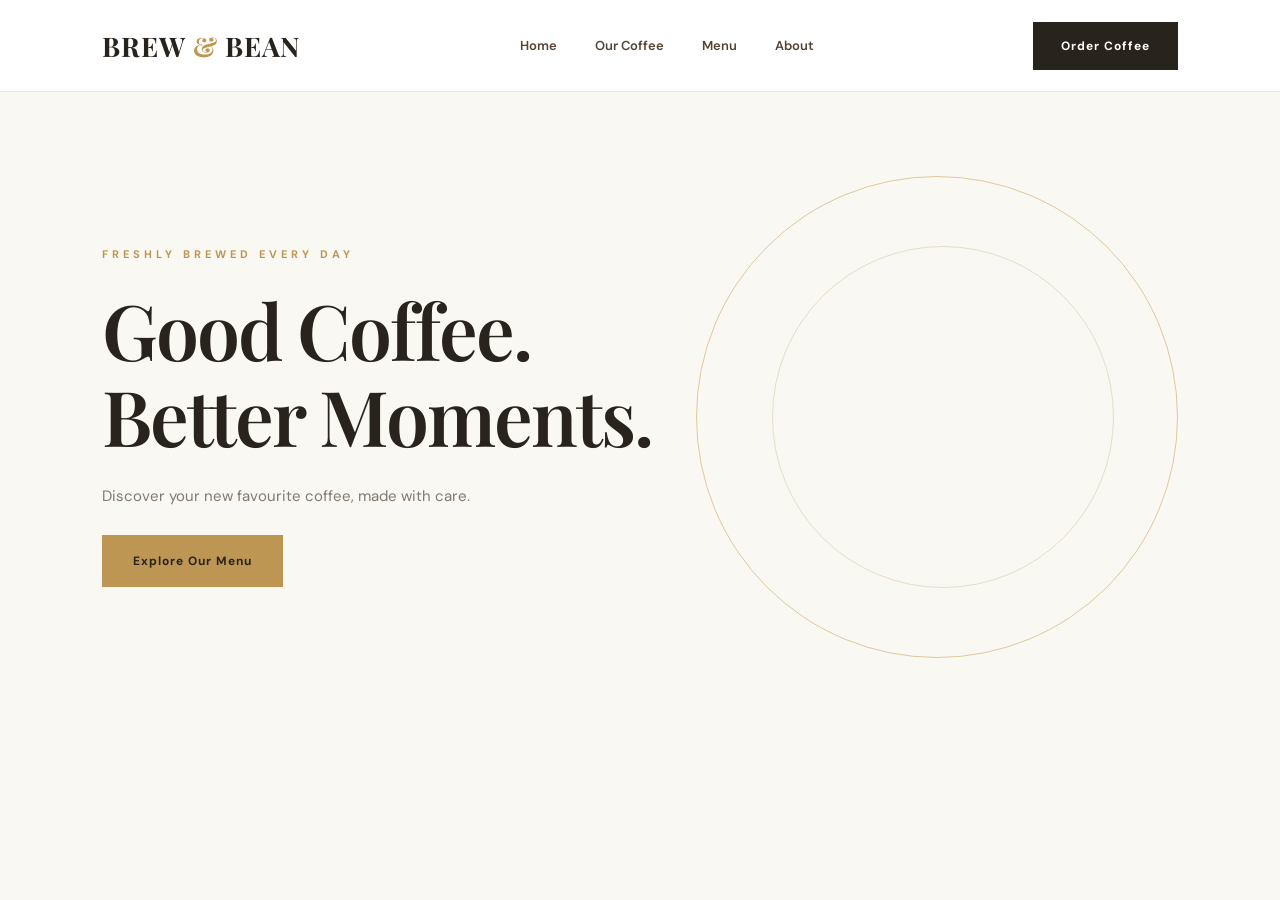
<file: Brew/index.html>
<!DOCTYPE html>
<html lang="en">
<head>
  <meta charset="UTF-8">
  <meta name="viewport" content="width=device-width, initial-scale=1.0">
  <title>Brew & Bean Café</title>
  <link rel="stylesheet" href="style.css">
</head>
<body>

  <header class="header">
    <a href="#" class="logo">BREW <span>&</span> BEAN</a>

    <nav class="nav" id="nav">
      <a href="#home">Home</a>
      <a href="#coffee">Our Coffee</a>
      <a href="#menu">Menu</a>
      <a href="#about">About</a>
      <a href="#order" class="mobile-order">Order Coffee</a>
    </nav>

    <a href="#order" class="order-btn">Order Coffee</a>

    <button class="menu-btn" id="menuBtn" aria-label="Open navigation" aria-expanded="false">
      <span></span>
      <span></span>
      <span></span>
    </button>
  </header>

  <main>
    <section class="hero" id="home">
      <p>FRESHLY BREWED EVERY DAY</p>
      <h1>Good Coffee.<br>Better Moments.</h1>
      <p>Discover your new favourite coffee, made with care.</p>
      <a href="#menu">Explore Our Menu</a>
    </section>
  </main>

  <script src="script.js"></script>
</body>
</html>
</file>
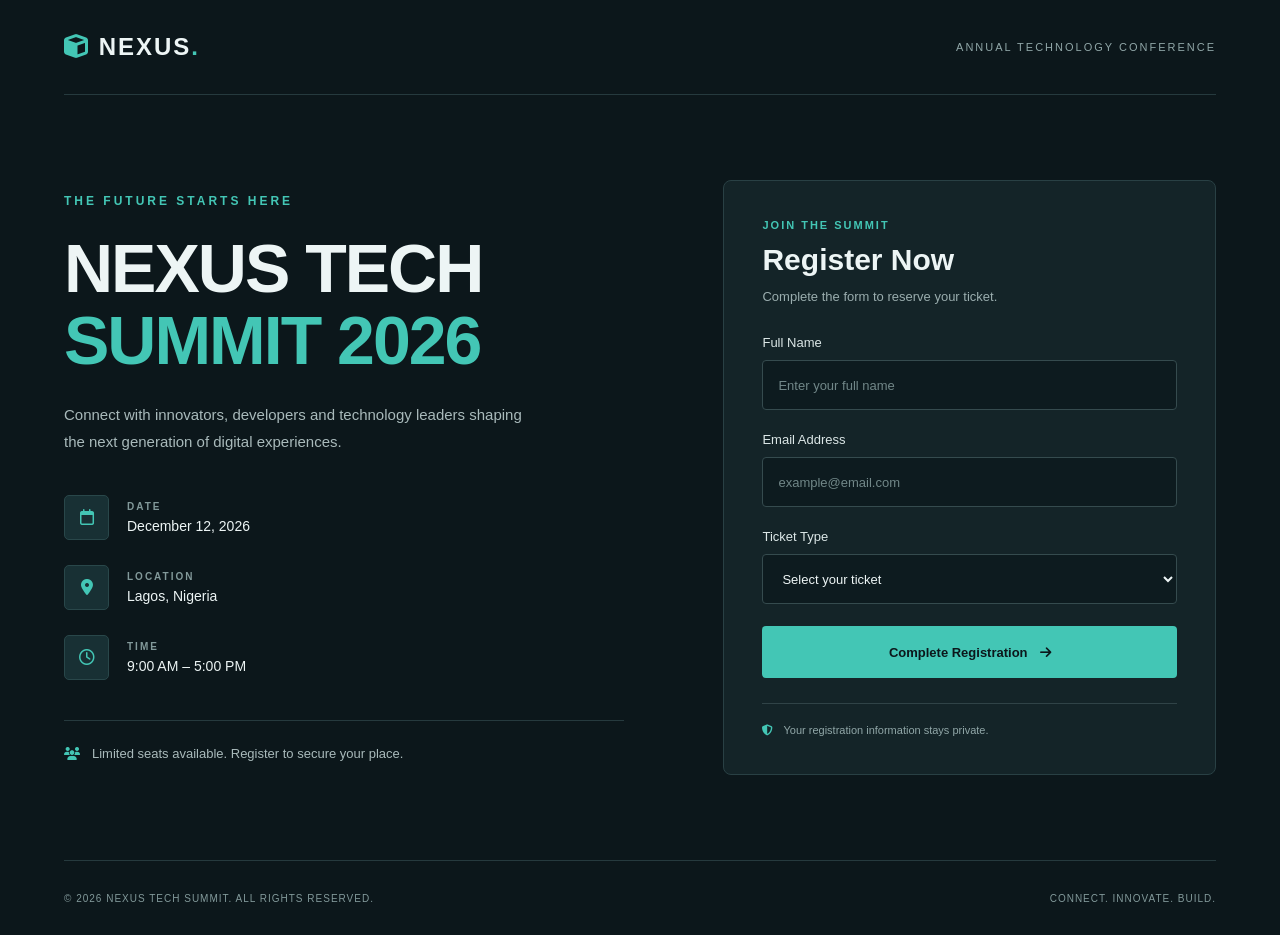
<file: Event Registration Form/index.html>
<!DOCTYPE html>
<html lang="en">
<head>
  <meta charset="UTF-8">
  <meta name="viewport" content="width=device-width, initial-scale=1.0">
  <title>Nexus Tech Summit 2026</title>

  <link rel="stylesheet" href="style.css">

  <link rel="stylesheet" href="https://cdnjs.cloudflare.com/ajax/libs/font-awesome/6.7.2/css/all.min.css">
</head>
<body>

  <main class="page-container">

    <header class="top-bar">
      <a href="#" class="brand">
        <i class="fa-solid fa-cube"></i>
        NEXUS<span>.</span>
      </a>

      <p>ANNUAL TECHNOLOGY CONFERENCE</p>
    </header>

    <section class="event-layout">

      <div class="event-info">
        <p class="event-label">THE FUTURE STARTS HERE</p>

        <h1>
          NEXUS TECH
          <span>SUMMIT 2026</span>
        </h1>

        <p class="event-description">
          Connect with innovators, developers and technology leaders
          shaping the next generation of digital experiences.
        </p>

        <div class="event-details">

          <div class="detail-item">
            <i class="fa-regular fa-calendar"></i>
            <div>
              <h3>DATE</h3>
              <p>December 12, 2026</p>
            </div>
          </div>

          <div class="detail-item">
            <i class="fa-solid fa-location-dot"></i>
            <div>
              <h3>LOCATION</h3>
              <p>Lagos, Nigeria</p>
            </div>
          </div>

          <div class="detail-item">
            <i class="fa-regular fa-clock"></i>
            <div>
              <h3>TIME</h3>
              <p>9:00 AM – 5:00 PM</p>
            </div>
          </div>

        </div>

        <div class="event-note">
          <i class="fa-solid fa-users"></i>
          <p>Limited seats available. Register to secure your place.</p>
        </div>
      </div>

      <div class="registration-panel">

        <div class="form-heading">
          <p>JOIN THE SUMMIT</p>
          <h2>Register Now</h2>
          <span>Complete the form to reserve your ticket.</span>
        </div>

        <form id="registrationForm">

          <div class="form-group">
            <label for="fullName">Full Name</label>
            <input
              type="text"
              id="fullName"
              placeholder="Enter your full name"
            >
          </div>

          <div class="form-group">
            <label for="email">Email Address</label>
            <input
              type="email"
              id="email"
              placeholder="example@email.com"
            >
          </div>

          <div class="form-group">
            <label for="ticketType">Ticket Type</label>
            <select id="ticketType">
              <option value="">Select your ticket</option>
              <option value="Standard">Standard Ticket</option>
              <option value="VIP">VIP Ticket</option>
              <option value="Student">Student Ticket</option>
            </select>
          </div>

          <button type="submit" class="register-btn">
            Complete Registration
            <i class="fa-solid fa-arrow-right"></i>
          </button>

          <p id="feedback"></p>

        </form>

        <div class="form-footer">
          <i class="fa-solid fa-shield-halved"></i>
          Your registration information stays private.
        </div>

      </div>

    </section>

    <footer>
      <p>© 2026 NEXUS TECH SUMMIT. ALL RIGHTS RESERVED.</p>
      <p>CONNECT. INNOVATE. BUILD.</p>
    </footer>

  </main>

  <script src="script.js"></script>
</body>
</html>
</file>
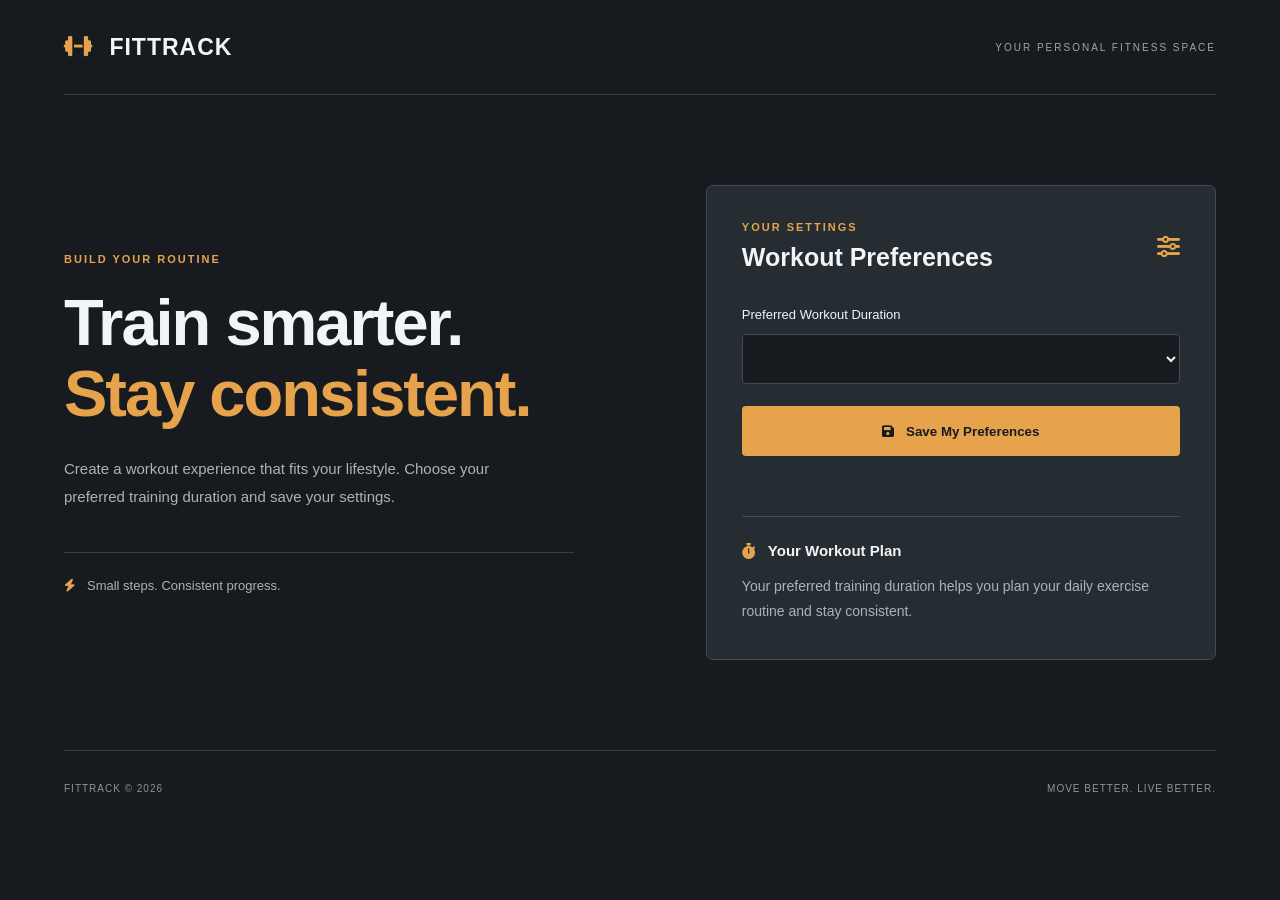
<file: FitTrack/index.html>
<!DOCTYPE html>
<html lang="en">
<head>
  <meta charset="UTF-8">
  <meta name="viewport" content="width=device-width, initial-scale=1.0">
  <title>FitTrack - Workout Preferences</title>

  <link rel="stylesheet" href="style.css">

  <link rel="stylesheet" href="https://cdnjs.cloudflare.com/ajax/libs/font-awesome/6.7.2/css/all.min.css">
</head>
<body>

  <main class="container">

    <header class="top-bar">
      <a href="#" class="brand">
        <i class="fa-solid fa-dumbbell"></i>
        FITTRACK
      </a>

      <span>YOUR PERSONAL FITNESS SPACE</span>
    </header>

    <section class="dashboard">

      <div class="intro">
        <p class="eyebrow">BUILD YOUR ROUTINE</p>

        <h1>Train smarter.<br><span>Stay consistent.</span></h1>

        <p>
          Create a workout experience that fits your lifestyle.
          Choose your preferred training duration and save your settings.
        </p>

        <div class="fitness-note">
          <i class="fa-solid fa-bolt"></i>
          <span>Small steps. Consistent progress.</span>
        </div>
      </div>

      <section class="settings-panel">

        <div class="panel-heading">
          <div>
            <p class="eyebrow">YOUR SETTINGS</p>
            <h2>Workout Preferences</h2>
          </div>

          <i class="fa-solid fa-sliders"></i>
        </div>

        <div class="setting-group">
          <label for="duration">Preferred Workout Duration</label>

          <select id="duration">
            <option value="15 minutes">15 Minutes</option>
            <option value="30 minutes" selected>30 Minutes</option>
            <option value="45 minutes">45 Minutes</option>
            <option value="60 minutes">60 Minutes</option>
          </select>
        </div>

        <button id="saveButton">
          <i class="fa-solid fa-floppy-disk"></i>
          Save My Preferences
        </button>

        <p id="feedback"></p>

        <div class="divider"></div>

        <div class="workout-preview">
          <div class="preview-heading">
            <i class="fa-solid fa-stopwatch"></i>
            <h3>Your Workout Plan</h3>
          </div>

          <p>
            Your preferred training duration helps you plan your
            daily exercise routine and stay consistent.
          </p>
        </div>

      </section>

    </section>

    <footer>
      <p>FITTRACK © 2026</p>
      <p>MOVE BETTER. LIVE BETTER.</p>
    </footer>

  </main>

  <script src="script.js"></script>
</body>
</html>
</file>
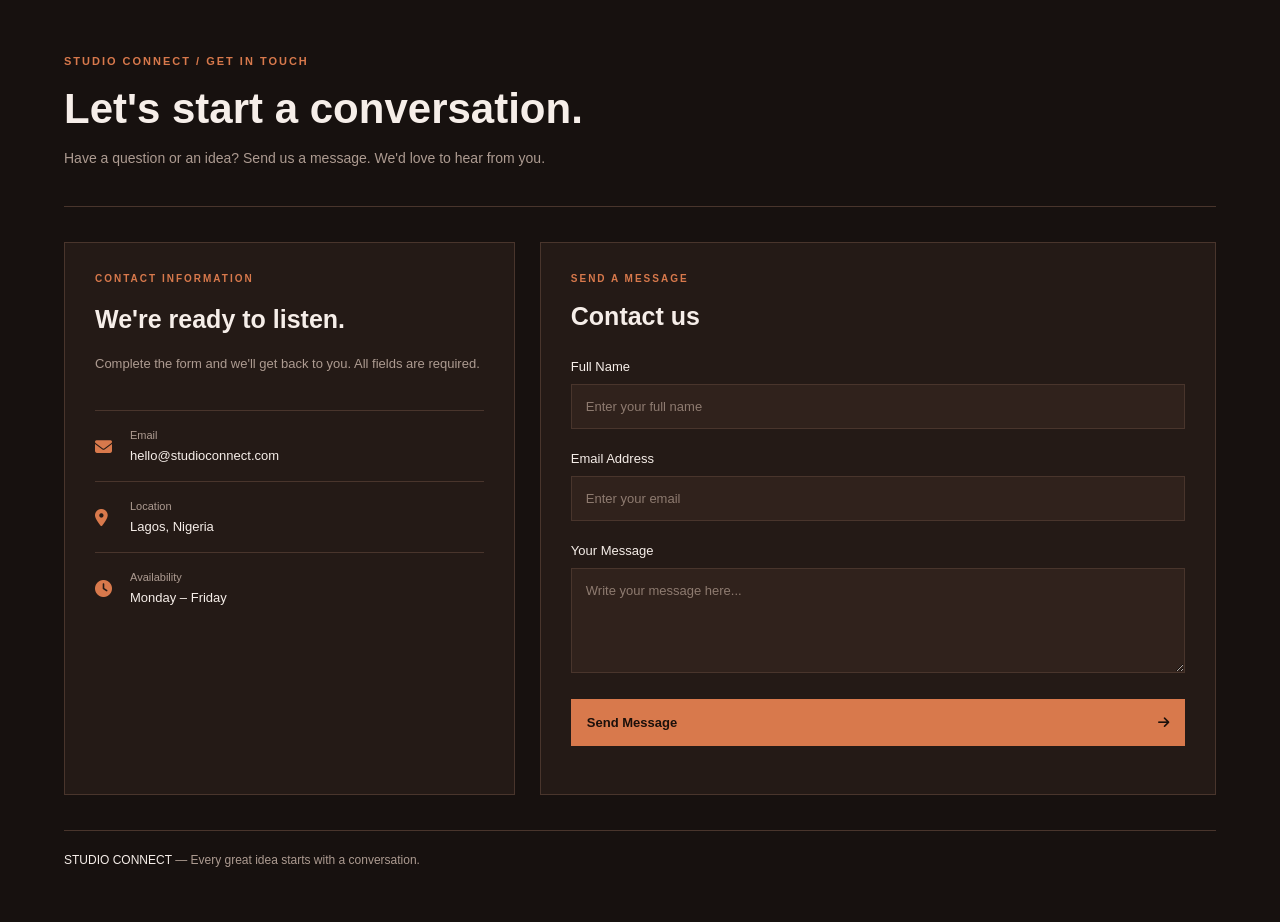
<file: Form Validation Lab/index.html>
<!DOCTYPE html>
<html lang="en">
<head>
  <meta charset="UTF-8">
  <meta name="viewport" content="width=device-width, initial-scale=1.0">

  <title>Studio Connect</title>

  <link rel="stylesheet" href="style.css">

  <link
    rel="stylesheet"
    href="https://cdnjs.cloudflare.com/ajax/libs/font-awesome/6.7.2/css/all.min.css"
  >
</head>
<body>

  <main class="container">

    <header class="header">
      <p class="eyebrow">STUDIO CONNECT / GET IN TOUCH</p>
      <h1>Let's start a conversation.</h1>
      <p>
        Have a question or an idea? Send us a message.
        We'd love to hear from you.
      </p>
    </header>

    <section class="contact-layout">

      <div class="contact-info">
        <p class="section-label">CONTACT INFORMATION</p>

        <h2>We're ready to listen.</h2>

        <p class="info-description">
          Complete the form and we'll get back to you.
          All fields are required.
        </p>

        <div class="info-item">
          <i class="fa-solid fa-envelope"></i>
          <div>
            <span>Email</span>
            <p>hello@studioconnect.com</p>
          </div>
        </div>

        <div class="info-item">
          <i class="fa-solid fa-location-dot"></i>
          <div>
            <span>Location</span>
            <p>Lagos, Nigeria</p>
          </div>
        </div>

        <div class="info-item">
          <i class="fa-solid fa-clock"></i>
          <div>
            <span>Availability</span>
            <p>Monday – Friday</p>
          </div>
        </div>
      </div>

      <div class="form-panel">

        <div class="form-heading">
          <p class="section-label">SEND A MESSAGE</p>
          <h2>Contact us</h2>
        </div>

        <form id="contactForm">

          <div class="form-group">
            <label for="name">Full Name</label>
            <input
              type="text"
              id="name"
              placeholder="Enter your full name"
            >
          </div>

          <div class="form-group">
            <label for="email">Email Address</label>
            <input
              type="email"
              id="email"
              placeholder="Enter your email"
            >
          </div>

          <div class="form-group">
            <label for="message">Your Message</label>
            <textarea
              id="message"
              rows="5"
              placeholder="Write your message here..."
            ></textarea>
          </div>

          <button type="submit" class="submit-btn">
            Send Message
            <i class="fa-solid fa-arrow-right"></i>
          </button>

          <p id="feedback" class="feedback"></p>

        </form>

      </div>

    </section>

    <footer>
      <p>STUDIO CONNECT <span>— Every great idea starts with a conversation.</span></p>
    </footer>

  </main>

  <script src="script.js"></script>
</body>
</html>
</file>
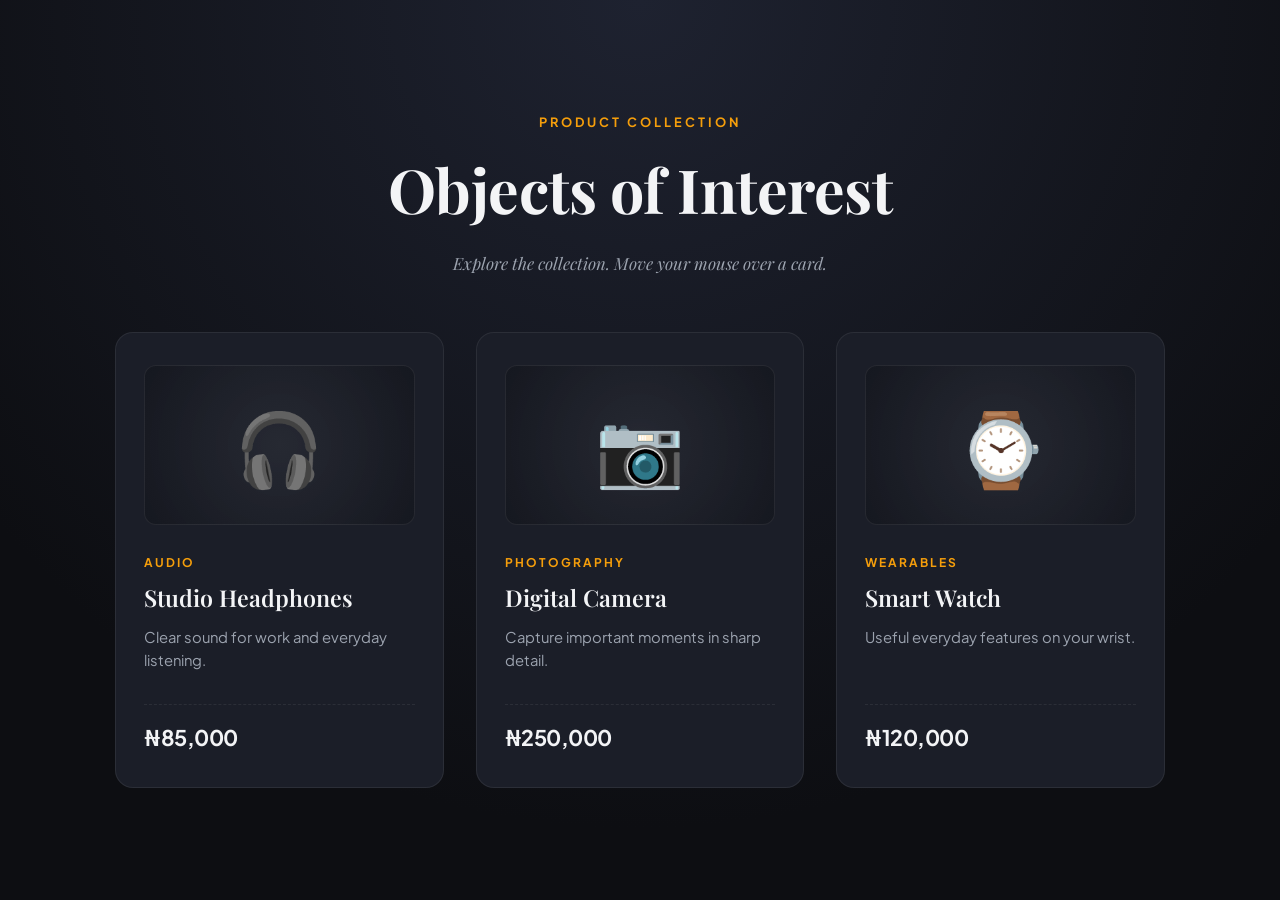
<file: Interactive Cards Lab/index.html>
<!DOCTYPE html>
<html lang="en">
<head>
  <meta charset="UTF-8">
  <meta name="viewport" content="width=device-width, initial-scale=1.0">
  <title>Interactive Product Cards</title>
  <link rel="stylesheet" href="style.css">
</head>
<body>

  <main class="container">

    <header class="header">
      <p class="eyebrow">PRODUCT COLLECTION</p>
      <h1>Objects of Interest</h1>
      <p>Explore the collection. Move your mouse over a card.</p>
    </header>

    <section class="product-grid">

      <article class="product-card">
        <div class="product-image">🎧</div>
        <p class="category">AUDIO</p>
        <h2>Studio Headphones</h2>
        <p class="description">Clear sound for work and everyday listening.</p>
        <strong>₦85,000</strong>
      </article>

      <article class="product-card">
        <div class="product-image">📷</div>
        <p class="category">PHOTOGRAPHY</p>
        <h2>Digital Camera</h2>
        <p class="description">Capture important moments in sharp detail.</p>
        <strong>₦250,000</strong>
      </article>

      <article class="product-card">
        <div class="product-image">⌚</div>
        <p class="category">WEARABLES</p>
        <h2>Smart Watch</h2>
        <p class="description">Useful everyday features on your wrist.</p>
        <strong>₦120,000</strong>
      </article>

    </section>

  </main>

  <script src="script.js"></script>
</body>
</html>
</file>
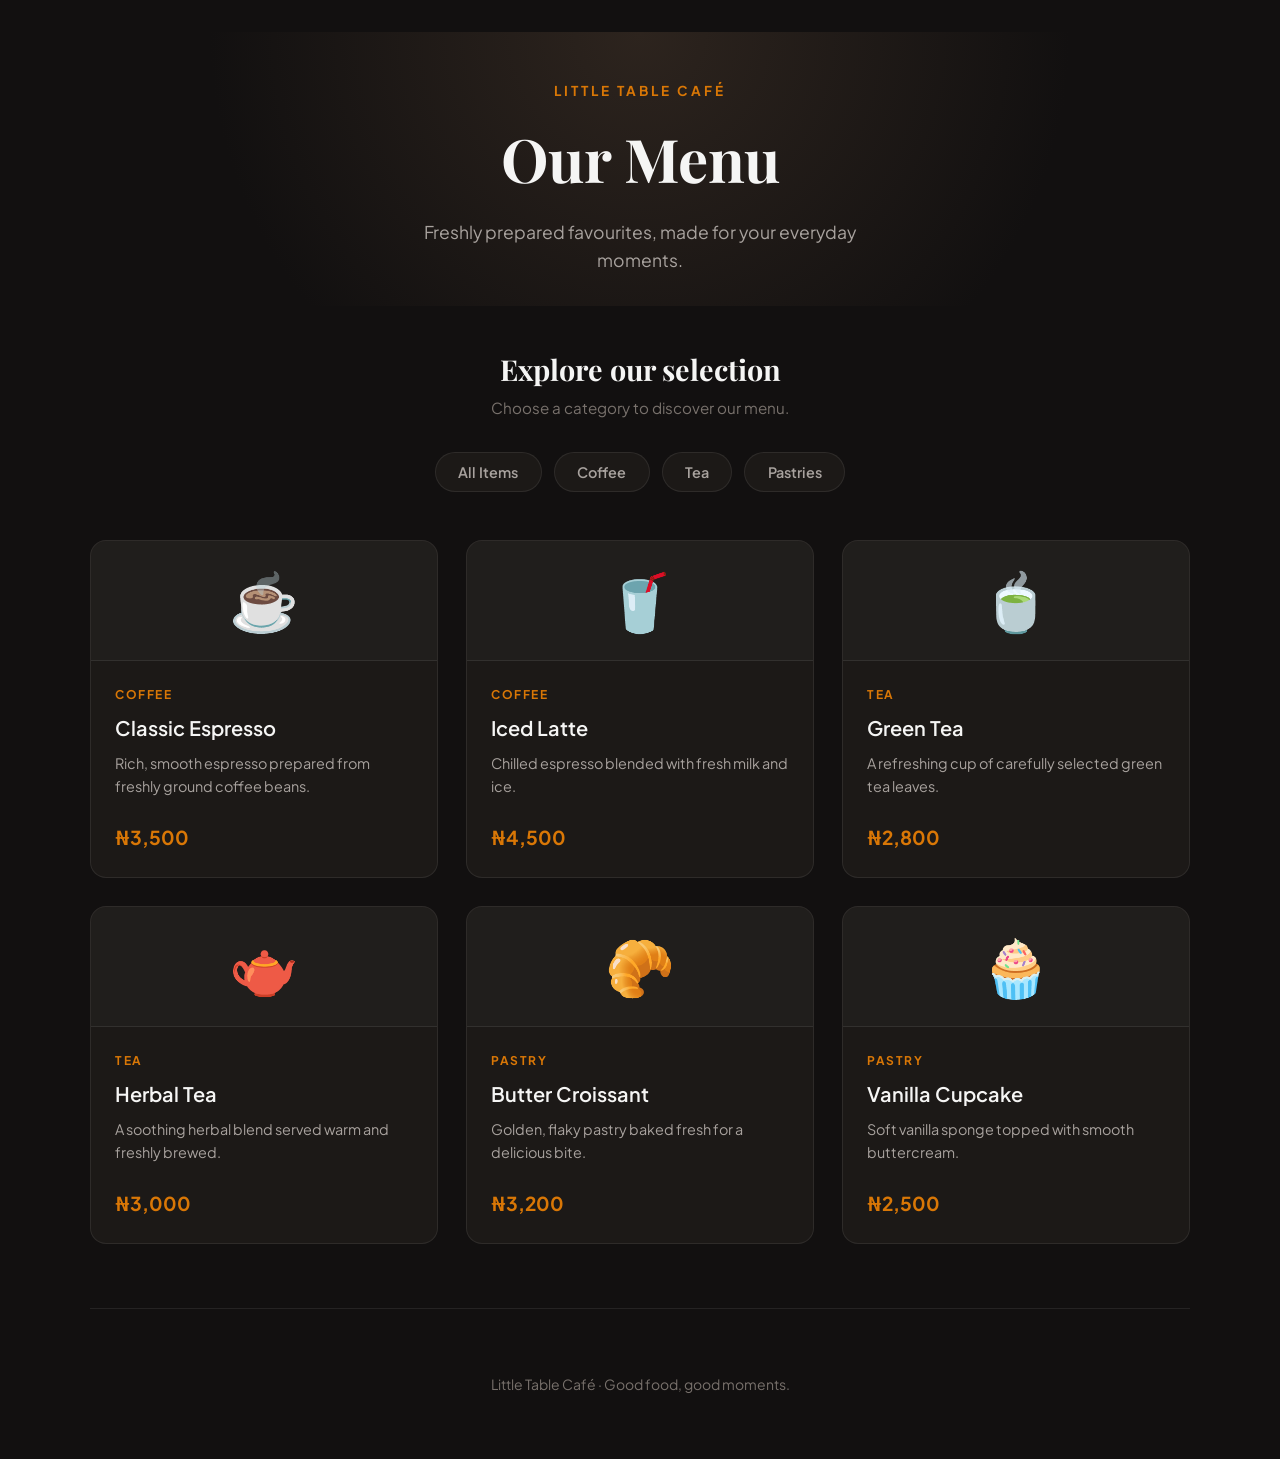
<file: Menu Filter Lab/index.html>
<!DOCTYPE html>
<html lang="en">
<head>
  <meta charset="UTF-8">
  <meta name="viewport" content="width=device-width, initial-scale=1.0">
  <title>Little Table Café</title>
  <link rel="stylesheet" href="style.css">
</head>
<body>

  <main class="container">

    <header class="header">
      <p class="eyebrow">LITTLE TABLE CAFÉ</p>
      <h1>Our Menu</h1>
      <p class="description">
        Freshly prepared favourites, made for your everyday moments.
      </p>
    </header>

    <section class="menu-section">

      <div class="section-heading">
        <h2>Explore our selection</h2>
        <p>Choose a category to discover our menu.</p>
      </div>

      <div class="filters">
        <button id="allBtn" class="filter-btn">All Items</button>
        <button id="coffeeBtn" class="filter-btn">Coffee</button>
        <button id="teaBtn" class="filter-btn">Tea</button>
        <button id="pastryBtn" class="filter-btn">Pastries</button>
      </div>

      <div class="menu-grid">

        <article class="menu-card coffee">
          <div class="menu-image">☕</div>
          <div class="card-content">
            <span class="category">COFFEE</span>
            <h3>Classic Espresso</h3>
            <p>Rich, smooth espresso prepared from freshly ground coffee beans.</p>
            <strong>₦3,500</strong>
          </div>
        </article>

        <article class="menu-card coffee">
          <div class="menu-image">🥤</div>
          <div class="card-content">
            <span class="category">COFFEE</span>
            <h3>Iced Latte</h3>
            <p>Chilled espresso blended with fresh milk and ice.</p>
            <strong>₦4,500</strong>
          </div>
        </article>

        <article class="menu-card tea">
          <div class="menu-image">🍵</div>
          <div class="card-content">
            <span class="category">TEA</span>
            <h3>Green Tea</h3>
            <p>A refreshing cup of carefully selected green tea leaves.</p>
            <strong>₦2,800</strong>
          </div>
        </article>

        <article class="menu-card tea">
          <div class="menu-image">🫖</div>
          <div class="card-content">
            <span class="category">TEA</span>
            <h3>Herbal Tea</h3>
            <p>A soothing herbal blend served warm and freshly brewed.</p>
            <strong>₦3,000</strong>
          </div>
        </article>

        <article class="menu-card pastry">
          <div class="menu-image">🥐</div>
          <div class="card-content">
            <span class="category">PASTRY</span>
            <h3>Butter Croissant</h3>
            <p>Golden, flaky pastry baked fresh for a delicious bite.</p>
            <strong>₦3,200</strong>
          </div>
        </article>

        <article class="menu-card pastry">
          <div class="menu-image">🧁</div>
          <div class="card-content">
            <span class="category">PASTRY</span>
            <h3>Vanilla Cupcake</h3>
            <p>Soft vanilla sponge topped with smooth buttercream.</p>
            <strong>₦2,500</strong>
          </div>
        </article>

      </div>

    </section>

    <footer>
      <p>Little Table Café · Good food, good moments.</p>
    </footer>

  </main>

  <script src="script.js"></script>
</body>
</html>
</file>
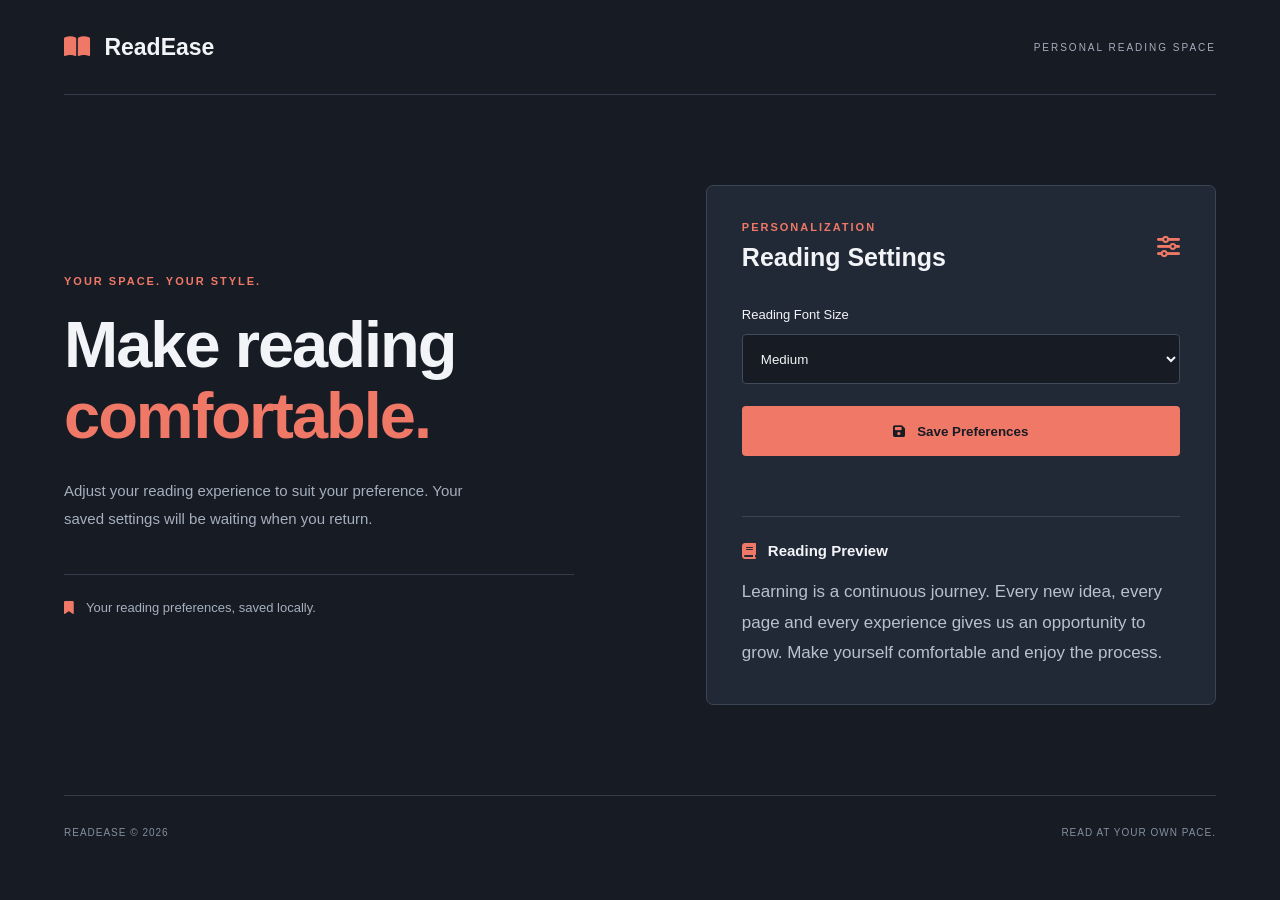
<file: ReadEase/index.html>
<!DOCTYPE html>
<html lang="en">
<head>
  <meta charset="UTF-8">
  <meta name="viewport" content="width=device-width, initial-scale=1.0">
  <title>ReadEase - Reading Preferences</title>

  <link rel="stylesheet" href="style.css">

  <link rel="stylesheet" href="https://cdnjs.cloudflare.com/ajax/libs/font-awesome/6.7.2/css/all.min.css">
</head>
<body>

  <main class="container">

    <header class="top-bar">
      <a href="#" class="brand">
        <i class="fa-solid fa-book-open"></i>
        ReadEase
      </a>

      <span>PERSONAL READING SPACE</span>
    </header>

    <section class="page-layout">

      <div class="intro">
        <p class="eyebrow">YOUR SPACE. YOUR STYLE.</p>

        <h1>Make reading<br><span>comfortable.</span></h1>

        <p>
          Adjust your reading experience to suit your preference.
          Your saved settings will be waiting when you return.
        </p>

        <div class="intro-note">
          <i class="fa-solid fa-bookmark"></i>
          <span>Your reading preferences, saved locally.</span>
        </div>
      </div>

      <section class="settings-panel">

        <div class="panel-heading">
          <div>
            <p class="eyebrow">PERSONALIZATION</p>
            <h2>Reading Settings</h2>
          </div>

          <i class="fa-solid fa-sliders"></i>
        </div>

        <div class="setting-group">
          <label for="fontSize">Reading Font Size</label>

          <select id="fontSize">
            <option value="14px">Small</option>
            <option value="17px" selected>Medium</option>
            <option value="20px">Large</option>
            <option value="24px">Extra Large</option>
          </select>
        </div>

        <button id="saveButton">
          <i class="fa-solid fa-floppy-disk"></i>
          Save Preferences
        </button>

        <p id="feedback"></p>

        <div class="divider"></div>

        <div class="reading-area">
          <div class="reading-heading">
            <i class="fa-solid fa-book"></i>
            <h3>Reading Preview</h3>
          </div>

          <p id="readingText">
            Learning is a continuous journey. Every new idea,
            every page and every experience gives us an opportunity
            to grow. Make yourself comfortable and enjoy the process.
          </p>
        </div>

      </section>

    </section>

    <footer>
      <p>READEASE © 2026</p>
      <p>READ AT YOUR OWN PACE.</p>
    </footer>

  </main>

  <script src="script.js"></script>
</body>
</html>
</file>
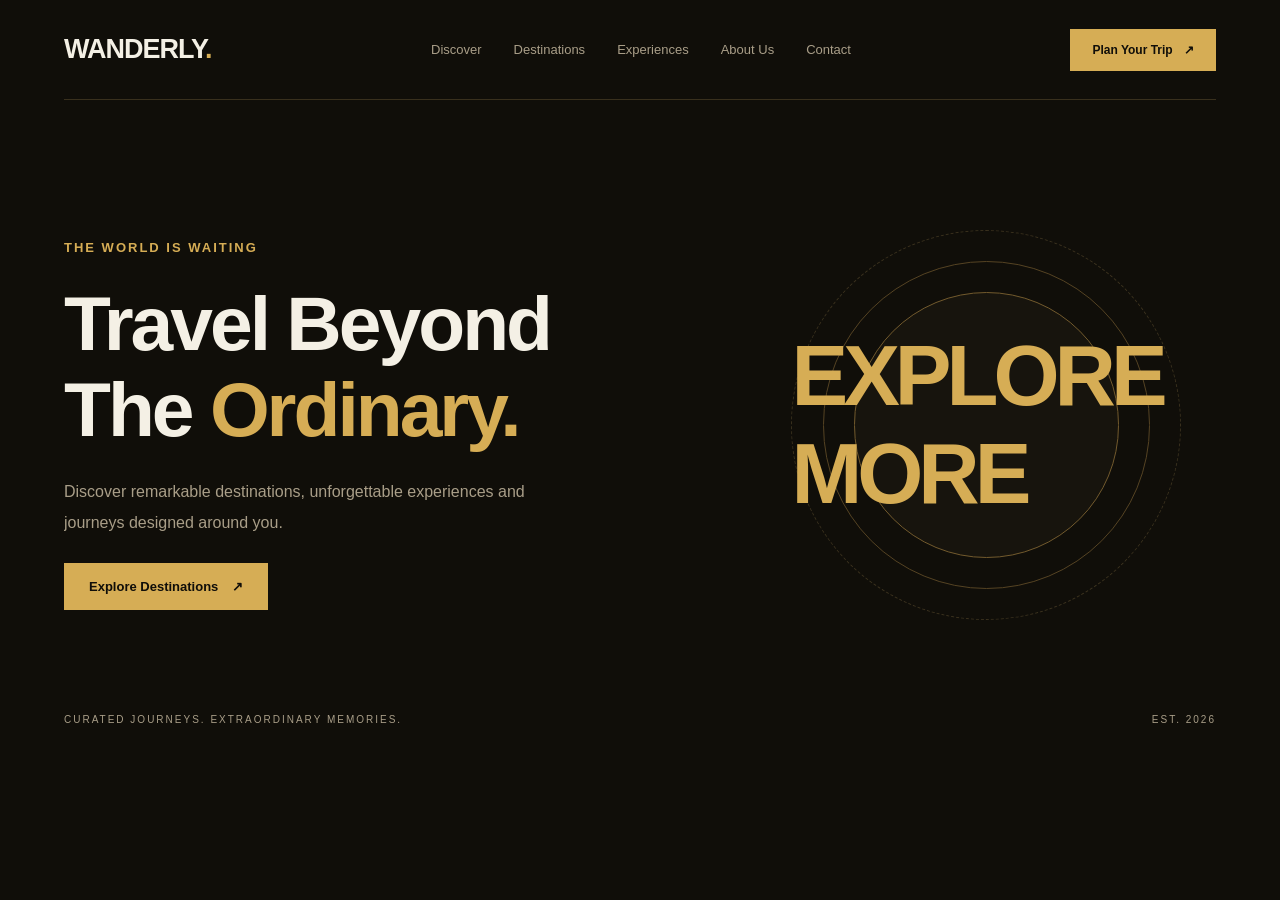
<file: Wanderly-Travels/index.html>
<!DOCTYPE html>
<html lang="en">
<head>
  <meta charset="UTF-8">
  <meta name="viewport" content="width=device-width, initial-scale=1.0">
  <title>Wanderly Travels</title>
  <link rel="stylesheet" href="style.css">
</head>
<body>

  <header class="header">

    <a href="#home" class="logo">
      WANDERLY<span>.</span>
    </a>

    <nav class="nav" id="nav">
      <a href="#discover">Discover</a>
      <a href="#destinations">Destinations</a>
      <a href="#experiences">Experiences</a>
      <a href="#about">About Us</a>
      <a href="#contact">Contact</a>
      <a href="#plan" class="mobile-cta">Plan Your Trip</a>
    </nav>

    <a href="#plan" class="desktop-cta">Plan Your Trip <span>↗</span></a>

    <button class="menu-btn" id="menuBtn">
      <span></span>
      <span></span>
      <span></span>
    </button>

  </header>

  <main>

    <section class="hero" id="home">

      <div class="hero-content">
        <p class="eyebrow">THE WORLD IS WAITING</p>

        <h1>
          Travel Beyond<br>
          The <span>Ordinary.</span>
        </h1>

        <p class="description">
          Discover remarkable destinations, unforgettable experiences
          and journeys designed around you.
        </p>

        <a href="#destinations" class="hero-btn">
          Explore Destinations <span>↗</span>
        </a>
      </div>

      <div class="hero-decoration">
        <div class="circle circle-one"></div>
        <div class="circle circle-two"></div>
        <div class="circle circle-three"></div>
        <span>EXPLORE MORE</span>
      </div>

      <div class="hero-footer">
        <p>CURATED JOURNEYS. EXTRAORDINARY MEMORIES.</p>
        <p>EST. 2026</p>
      </div>

    </section>

  </main>

  <script src="script.js"></script>
</body>
</html>
</file>
<file: Brew/style.css>
@import url('https://fonts.googleapis.com/css2?family=DM+Sans:wght@400;500;600;700&family=Playfair+Display:wght@500;600;700&display=swap');

* {
  margin: 0;
  padding: 0;
  box-sizing: border-box;
}

:root {
  --cream: #faf8f2;
  --white: #ffffff;
  --dark: #29231d;
  --brown: #554333;
  --gold: #bd9653;
  --gold-light: #dfc99d;
  --muted: #81796f;
}

body {
  font-family: 'DM Sans', sans-serif;
  background: var(--cream);
  color: var(--dark);
}

/* Navigation */

.header {
  min-height: 92px;
  padding: 0 8%;
  display: flex;
  align-items: center;
  justify-content: space-between;
  background: var(--white);
  position: relative;
  z-index: 10;
  border-bottom: 1px solid #eee9df;
}

.logo {
  font-family: 'Playfair Display', serif;
  font-size: 27px;
  font-weight: 700;
  text-decoration: none;
  color: var(--dark);
  letter-spacing: 1px;
}

.logo span {
  color: var(--gold);
}

.nav {
  display: flex;
  align-items: center;
  gap: 38px;
}

.nav a {
  text-decoration: none;
  color: var(--brown);
  font-size: 13px;
  font-weight: 600;
  transition: color 0.3s ease;
}

.nav a:hover {
  color: var(--gold);
}

.order-btn {
  background: var(--dark);
  color: var(--white);
  padding: 15px 27px;
  border: 1px solid var(--dark);
  text-decoration: none;
  font-size: 12px;
  font-weight: 700;
  letter-spacing: 1px;
  transition: 0.3s ease;
}

.order-btn:hover {
  background: var(--gold);
  border-color: var(--gold);
  color: var(--dark);
}

.menu-btn,
.mobile-order {
  display: none;
}

/* Hero Section */

.hero {
  min-height: 650px;
  padding: 110px 8%;
  display: flex;
  flex-direction: column;
  justify-content: center;
  align-items: flex-start;
  gap: 25px;
  position: relative;
  overflow: hidden;
  isolation: isolate;
}

.hero::before {
  content: "";
  position: absolute;
  width: 480px;
  height: 480px;
  border: 1px solid var(--gold-light);
  border-radius: 50%;
  right: 8%;
  top: 50%;
  transform: translateY(-50%);
  z-index: -1;
}

.hero::after {
  content: "";
  position: absolute;
  width: 340px;
  height: 340px;
  border: 1px solid #e8ddc8;
  border-radius: 50%;
  right: 13%;
  top: 50%;
  transform: translateY(-50%);
  z-index: -1;
}

.hero p:first-child {
  color: var(--gold);
  font-size: 11px;
  font-weight: 700;
  letter-spacing: 4px;
}

.hero h1 {
  font-family: 'Playfair Display', serif;
  font-size: clamp(48px, 6vw, 82px);
  font-weight: 600;
  line-height: 1.12;
  letter-spacing: -2px;
  max-width: 700px;
}

.hero p:nth-of-type(2) {
  color: var(--muted);
  font-size: 15px;
  line-height: 1.8;
  max-width: 420px;
}

.hero a {
  display: inline-block;
  background: var(--gold);
  color: var(--dark);
  padding: 17px 30px;
  text-decoration: none;
  font-size: 12px;
  font-weight: 700;
  letter-spacing: 1px;
  border: 1px solid var(--gold);
  transition: 0.3s ease;
}

.hero a:hover {
  background: transparent;
  color: var(--dark);
}

/* Mobile Navigation */

@media (max-width: 768px) {
  .header {
    min-height: 78px;
    padding: 0 6%;
  }

  .logo {
    font-size: 23px;
  }

  .order-btn {
    display: none;
  }

  .menu-btn {
    display: flex;
    flex-direction: column;
    gap: 6px;
    background: none;
    border: none;
    cursor: pointer;
    padding: 10px;
    z-index: 12;
  }

  .menu-btn span {
    width: 25px;
    height: 2px;
    background: var(--dark);
    transition: 0.3s;
  }

  .nav {
    position: absolute;
    top: 78px;
    left: 0;
    width: 100%;
    background: var(--dark);
    display: none;
    flex-direction: column;
    align-items: stretch;
    gap: 0;
    padding: 18px 6% 28px;
    box-shadow: 0 15px 25px rgba(0, 0, 0, 0.12);
  }

  .nav.active {
    display: flex;
  }

  .nav a {
    color: var(--white);
    padding: 17px 5px;
    border-bottom: 1px solid #51483e;
  }

  .nav a:hover {
    color: var(--gold-light);
  }

  .nav .mobile-order {
    display: block;
    background: var(--gold);
    color: var(--dark) !important;
    text-align: center;
    margin-top: 18px;
    padding: 16px;
    border: none;
  }

  .hero {
    min-height: 570px;
    padding: 90px 7%;
  }

  .hero h1 {
    font-size: clamp(45px, 11vw, 65px);
  }

  .hero::before {
    width: 300px;
    height: 300px;
    right: -160px;
    top: 65%;
  }

  .hero::after {
    width: 210px;
    height: 210px;
    right: -115px;
    top: 65%;
  }
}

@media (max-width: 400px) {
  .hero h1 {
    font-size: 43px;
  }

  .hero {
    padding-left: 6%;
    padding-right: 6%;
  }
}
</file>
<file: Event Registration Form/style.css>
* {
  margin: 0;
  padding: 0;
  box-sizing: border-box;
}

body {
  background: #0c171b;
  color: #edf5f5;
  font-family: Arial, sans-serif;
  min-height: 100vh;
}

.page-container {
  width: 90%;
  max-width: 1250px;
  margin: auto;
}

.top-bar {
  min-height: 95px;
  display: flex;
  justify-content: space-between;
  align-items: center;
  border-bottom: 1px solid #263a3e;
}

.brand {
  color: #edf5f5;
  text-decoration: none;
  font-size: 24px;
  font-weight: 800;
  letter-spacing: 2px;
}

.brand i,
.brand span {
  color: #43c6b5;
}

.top-bar > p {
  color: #91a7a8;
  font-size: 11px;
  letter-spacing: 2px;
}

.event-layout {
  display: grid;
  grid-template-columns: 1fr 0.85fr;
  gap: 80px;
  align-items: center;
  padding: 85px 0;
}

.event-info {
  max-width: 560px;
}

.event-label {
  color: #43c6b5;
  font-size: 12px;
  font-weight: bold;
  letter-spacing: 3px;
  margin-bottom: 25px;
}

.event-info h1 {
  font-size: clamp(42px, 6vw, 68px);
  line-height: 1.05;
  letter-spacing: -2px;
}

.event-info h1 span {
  display: block;
  color: #43c6b5;
}

.event-description {
  color: #a9babb;
  line-height: 1.8;
  font-size: 15px;
  max-width: 470px;
  margin: 25px 0 40px;
}

.event-details {
  display: grid;
  gap: 25px;
}

.detail-item {
  display: flex;
  align-items: center;
  gap: 18px;
}

.detail-item > i {
  width: 45px;
  height: 45px;
  display: flex;
  align-items: center;
  justify-content: center;
  background: #183034;
  color: #43c6b5;
  border: 1px solid #29474a;
  border-radius: 5px;
}

.detail-item h3 {
  font-size: 10px;
  color: #82999a;
  letter-spacing: 2px;
  margin-bottom: 6px;
}

.detail-item p {
  font-size: 14px;
}

.event-note {
  display: flex;
  gap: 12px;
  align-items: center;
  border-top: 1px solid #263a3e;
  margin-top: 40px;
  padding-top: 25px;
  color: #a9babb;
  font-size: 13px;
}

.event-note i {
  color: #43c6b5;
}

.registration-panel {
  background: #142428;
  border: 1px solid #294044;
  padding: 38px;
  border-radius: 8px;
}

.form-heading {
  margin-bottom: 30px;
}

.form-heading > p {
  color: #43c6b5;
  font-size: 11px;
  font-weight: bold;
  letter-spacing: 2px;
  margin-bottom: 12px;
}

.form-heading h2 {
  font-size: 30px;
  margin-bottom: 10px;
}

.form-heading span {
  color: #9aadae;
  font-size: 13px;
}

.form-group {
  margin-bottom: 22px;
}

.form-group label {
  display: block;
  font-size: 13px;
  margin-bottom: 10px;
  color: #dce7e7;
}

.form-group input,
.form-group select {
  width: 100%;
  height: 50px;
  padding: 0 15px;
  background: #0d1b1f;
  border: 1px solid #354b4e;
  border-radius: 4px;
  color: #edf5f5;
  font-size: 13px;
  outline: none;
}

.form-group input:focus,
.form-group select:focus {
  border-color: #43c6b5;
}

.form-group input::placeholder {
  color: #718788;
}

.register-btn {
  width: 100%;
  height: 52px;
  border: none;
  border-radius: 4px;
  background: #43c6b5;
  color: #0c171b;
  font-size: 13px;
  font-weight: bold;
  cursor: pointer;
  display: flex;
  align-items: center;
  justify-content: center;
  gap: 12px;
  transition: background 0.3s;
}

.register-btn:hover {
  background: #65d8c9;
}

#feedback {
  margin-top: 18px;
  font-size: 13px;
  line-height: 1.5;
}

.form-footer {
  border-top: 1px solid #304347;
  margin-top: 25px;
  padding-top: 20px;
  display: flex;
  align-items: center;
  gap: 10px;
  color: #91a7a8;
  font-size: 11px;
}

.form-footer i {
  color: #43c6b5;
}

footer {
  border-top: 1px solid #263a3e;
  min-height: 75px;
  display: flex;
  align-items: center;
  justify-content: space-between;
  color: #82999a;
  font-size: 10px;
  letter-spacing: 1px;
}

@media (max-width: 850px) {
  .event-layout {
    grid-template-columns: 1fr;
    gap: 50px;
    padding: 60px 0;
  }

  .event-info {
    max-width: 650px;
  }

  .registration-panel {
    max-width: 600px;
    width: 100%;
  }
}

@media (max-width: 550px) {
  .page-container {
    width: 92%;
  }

  .top-bar > p {
    font-size: 8px;
    letter-spacing: 1px;
  }

  .event-info h1 {
    font-size: 43px;
  }

  .registration-panel {
    padding: 25px 20px;
  }

  footer {
    gap: 15px;
    flex-direction: column;
    justify-content: center;
    text-align: center;
    padding: 20px 0;
  }
}
</file>
<file: FitTrack/style.css>
* {
  margin: 0;
  padding: 0;
  box-sizing: border-box;
}

body {
  background: #171b20;
  color: #f3f4f5;
  font-family: Arial, sans-serif;
  min-height: 100vh;
}

.container {
  width: 90%;
  max-width: 1200px;
  margin: auto;
}

.top-bar {
  height: 95px;
  display: flex;
  justify-content: space-between;
  align-items: center;
  border-bottom: 1px solid #363e43;
}

.brand {
  color: #f3f4f5;
  text-decoration: none;
  font-size: 23px;
  font-weight: bold;
  letter-spacing: 1px;
}

.brand i {
  color: #e6a34b;
  margin-right: 8px;
}

.top-bar > span {
  color: #9ca7ab;
  font-size: 10px;
  letter-spacing: 2px;
}

.dashboard {
  display: grid;
  grid-template-columns: 1fr 0.9fr;
  gap: 75px;
  align-items: center;
  padding: 90px 0;
}

.intro {
  max-width: 510px;
}

.eyebrow {
  color: #e6a34b;
  font-size: 11px;
  font-weight: bold;
  letter-spacing: 2px;
  margin-bottom: 22px;
}

.intro h1 {
  font-size: clamp(42px, 6vw, 65px);
  line-height: 1.1;
  letter-spacing: -2px;
}

.intro h1 span {
  color: #e6a34b;
}

.intro > p:not(.eyebrow) {
  color: #aab3b7;
  font-size: 15px;
  line-height: 1.9;
  margin-top: 25px;
  max-width: 450px;
}

.fitness-note {
  display: flex;
  align-items: center;
  gap: 12px;
  margin-top: 40px;
  padding-top: 25px;
  border-top: 1px solid #363e43;
  color: #aab3b7;
  font-size: 13px;
}

.fitness-note i {
  color: #e6a34b;
}

.settings-panel {
  background: #252d33;
  border: 1px solid #414b51;
  border-radius: 7px;
  padding: 35px;
}

.panel-heading {
  display: flex;
  align-items: center;
  justify-content: space-between;
  margin-bottom: 35px;
}

.panel-heading .eyebrow {
  margin-bottom: 10px;
}

.panel-heading h2 {
  font-size: 25px;
}

.panel-heading > i {
  color: #e6a34b;
  font-size: 23px;
}

.setting-group {
  margin-bottom: 22px;
}

.setting-group label {
  display: block;
  margin-bottom: 12px;
  font-size: 13px;
}

.setting-group select {
  width: 100%;
  height: 50px;
  padding: 0 14px;
  background: #171b20;
  border: 1px solid #414b51;
  border-radius: 4px;
  color: #f3f4f5;
  outline: none;
}

.setting-group select:focus {
  border-color: #e6a34b;
}

#saveButton {
  width: 100%;
  height: 50px;
  background: #e6a34b;
  color: #171b20;
  border: none;
  border-radius: 4px;
  font-weight: bold;
  cursor: pointer;
  transition: background 0.3s;
}

#saveButton:hover {
  background: #f2bd70;
}

#saveButton i {
  margin-right: 8px;
}

#feedback {
  min-height: 20px;
  margin-top: 15px;
  font-size: 13px;
}

.divider {
  height: 1px;
  background: #414b51;
  margin: 25px 0;
}

.preview-heading {
  display: flex;
  align-items: center;
  gap: 12px;
  margin-bottom: 15px;
}

.preview-heading i {
  color: #e6a34b;
}

.preview-heading h3 {
  font-size: 15px;
}

.workout-preview > p {
  color: #aab3b7;
  font-size: 14px;
  line-height: 1.8;
}

footer {
  min-height: 75px;
  border-top: 1px solid #363e43;
  display: flex;
  justify-content: space-between;
  align-items: center;
  color: #89969a;
  font-size: 10px;
  letter-spacing: 1px;
}

@media (max-width: 800px) {
  .dashboard {
    grid-template-columns: 1fr;
    gap: 45px;
    padding: 60px 0;
  }

  .intro {
    max-width: 650px;
  }
}

@media (max-width: 500px) {
  .container {
    width: 92%;
  }

  .top-bar > span {
    font-size: 8px;
    letter-spacing: 1px;
  }

  .intro h1 {
    font-size: 43px;
  }

  .settings-panel {
    padding: 25px 20px;
  }

  footer {
    flex-direction: column;
    justify-content: center;
    gap: 12px;
    padding: 20px 0;
  }
}
</file>
<file: Form Validation Lab/style.css>
* {
  margin: 0;
  padding: 0;
  box-sizing: border-box;
}

:root {
  --background: #17110f;
  --surface: #241a16;
  --surface-light: #30221c;
  --orange: #d8794c;
  --orange-light: #efa17b;
  --text: #f6eee9;
  --muted: #ad9b91;
  --border: #49352c;
}

body {
  font-family: Arial, sans-serif;
  background: var(--background);
  color: var(--text);
}

.container {
  width: 90%;
  max-width: 1200px;
  margin: auto;
  padding: 55px 0;
}

.header {
  padding-bottom: 35px;
  border-bottom: 1px solid var(--border);
}

.eyebrow {
  color: var(--orange);
  font-size: 11px;
  font-weight: bold;
  letter-spacing: 2px;
  margin-bottom: 18px;
}

.header h1 {
  font-size: 42px;
  margin-bottom: 14px;
}

.header > p:last-child {
  color: var(--muted);
  font-size: 14px;
  line-height: 1.7;
  max-width: 520px;
}

.contact-layout {
  display: grid;
  grid-template-columns: 0.8fr 1.2fr;
  gap: 25px;
  margin-top: 35px;
}

.contact-info {
  padding: 30px;
  background: var(--surface);
  border: 1px solid var(--border);
}

.section-label {
  color: var(--orange);
  font-size: 10px;
  font-weight: bold;
  letter-spacing: 2px;
  margin-bottom: 18px;
}

.contact-info h2 {
  font-size: 25px;
  line-height: 1.4;
  margin-bottom: 15px;
}

.info-description {
  color: var(--muted);
  font-size: 13px;
  line-height: 1.8;
  margin-bottom: 35px;
}

.info-item {
  display: flex;
  align-items: center;
  gap: 15px;
  padding: 18px 0;
  border-top: 1px solid var(--border);
}

.info-item i {
  color: var(--orange);
  font-size: 17px;
  width: 20px;
}

.info-item span {
  display: block;
  color: var(--muted);
  font-size: 11px;
  margin-bottom: 7px;
}

.info-item p {
  font-size: 13px;
}

.form-panel {
  padding: 30px;
  background: var(--surface);
  border: 1px solid var(--border);
}

.form-heading {
  margin-bottom: 28px;
}

.form-heading h2 {
  font-size: 25px;
}

.form-group {
  margin-bottom: 22px;
}

.form-group label {
  display: block;
  font-size: 13px;
  margin-bottom: 10px;
}

.form-group input,
.form-group textarea {
  width: 100%;
  padding: 14px;
  background: var(--surface-light);
  border: 1px solid var(--border);
  color: var(--text);
  font-family: inherit;
  font-size: 13px;
  outline: none;
}

.form-group input:focus,
.form-group textarea:focus {
  border-color: var(--orange);
}

.form-group input::placeholder,
.form-group textarea::placeholder {
  color: #8e7b70;
}

.form-group textarea {
  resize: vertical;
}

.submit-btn {
  width: 100%;
  padding: 15px;
  display: flex;
  align-items: center;
  justify-content: space-between;
  background: var(--orange);
  border: 1px solid var(--orange);
  color: #1b100b;
  font-size: 13px;
  font-weight: bold;
  cursor: pointer;
  transition: 0.2s;
}

.submit-btn:hover {
  background: var(--orange-light);
  border-color: var(--orange-light);
}

.feedback {
  margin-top: 18px;
  font-size: 13px;
  line-height: 1.6;
}

footer {
  margin-top: 35px;
  padding-top: 22px;
  border-top: 1px solid var(--border);
  color: var(--text);
  font-size: 12px;
}

footer span {
  color: var(--muted);
}

@media (max-width: 800px) {
  .contact-layout {
    grid-template-columns: 1fr;
  }
}

@media (max-width: 550px) {
  .container {
    width: 94%;
    padding: 35px 0;
  }

  .header h1 {
    font-size: 32px;
  }

  .contact-info,
  .form-panel {
    padding: 22px;
  }
}
</file>
<file: Interactive Cards Lab/style.css>
/*OBJECTS OF INTEREST - TACTILE GALLERY THEME */

@import url('https://fonts.googleapis.com/css2?family=Plus+Jakarta+Sans:wght@400;500;600;700&family=Playfair+Display:ital,wght@0,600;0,700;1,400&display=swap');

:root {
  /* Color Palette */
  --bg-deep: #0d0e12;
  --bg-surface: #14161d;
  --bg-card: #1b1e28;
  --bg-card-hover: #222634;
  
  --accent-amber: #f59e0b;
  --accent-amber-glow: rgba(245, 158, 11, 0.15);
  
  --text-main: #f3f4f6;
  --text-muted: #9ca3af;
  --text-dim: #6b7280;
  
  --border-light: rgba(255, 255, 255, 0.07);
  --border-glow: rgba(245, 158, 11, 0.4);
  
  /* Typography */
  --font-serif: 'Playfair Display', serif;
  --font-sans: 'Plus Jakarta Sans', sans-serif;

  /* Shape & Animation */
  --radius-lg: 18px;
  --radius-full: 9999px;
  --transition: all 0.3s cubic-bezier(0.25, 1, 0.5, 1);
}

/* --- Base Reset --- */
* {
  box-sizing: border-box;
  margin: 0;
  padding: 0;
}

body {
  background-color: var(--bg-deep);
  color: var(--text-main);
  font-family: var(--font-sans);
  line-height: 1.6;
  min-height: 100vh;
  padding: 3rem 1.5rem;
  display: flex;
  justify-content: center;
  align-items: center;
  background-image: radial-gradient(circle at 50% 0%, #1e2230 0%, var(--bg-deep) 75%);
}

.container {
  width: 100%;
  max-width: 1050px;
  margin: 0 auto;
}

/* --- Header Section --- */
.header {
  text-align: center;
  margin-bottom: 3.5rem;
}

.eyebrow {
  color: var(--accent-amber);
  font-size: 0.8rem;
  font-weight: 700;
  letter-spacing: 3px;
  text-transform: uppercase;
  margin-bottom: 0.5rem;
}

.header h1 {
  font-family: var(--font-serif);
  font-size: clamp(2.5rem, 5vw, 3.8rem);
  font-weight: 700;
  letter-spacing: -0.5px;
  color: var(--text-main);
  margin-bottom: 0.75rem;
}

.header p:not(.eyebrow) {
  color: var(--text-muted);
  font-size: 1.05rem;
  font-style: italic;
  font-family: var(--font-serif);
}

/* --- Product Grid --- */
.product-grid {
  display: grid;
  grid-template-columns: repeat(auto-fit, minmax(290px, 1fr));
  gap: 2rem;
}

/* --- Product Card --- */
.product-card {
  background-color: var(--bg-card);
  border: 1px solid var(--border-light);
  border-radius: var(--radius-lg);
  padding: 2rem 1.75rem;
  display: flex;
  flex-direction: column;
  position: relative;
  overflow: hidden;
  transition: var(--transition);
  cursor: pointer;
}

/* Interactive Card Lighting & Lift */
.product-card:hover {
  transform: translateY(-8px);
  background-color: var(--bg-card-hover);
  border-color: var(--border-glow);
  box-shadow: 0 20px 40px -15px rgba(0, 0, 0, 0.7),
              0 0 20px var(--accent-amber-glow);
}

/* Card Visual Header (Icon Display) */
.product-image {
  background: radial-gradient(circle, rgba(255, 255, 255, 0.05) 0%, rgba(0, 0, 0, 0.2) 100%);
  border: 1px solid var(--border-light);
  height: 160px;
  border-radius: 12px;
  display: flex;
  align-items: center;
  justify-content: center;
  font-size: 4.5rem;
  margin-bottom: 1.75rem;
  user-select: none;
  transition: var(--transition);
}

.product-card:hover .product-image {
  transform: scale(1.04);
  background: radial-gradient(circle, rgba(245, 158, 11, 0.1) 0%, rgba(0, 0, 0, 0.3) 100%);
  border-color: rgba(245, 158, 11, 0.2);
}

/* Category Badge */
.category {
  color: var(--accent-amber);
  font-size: 0.75rem;
  font-weight: 700;
  letter-spacing: 2px;
  text-transform: uppercase;
  margin-bottom: 0.4rem;
}

/* Title & Description */
.product-card h2 {
  font-family: var(--font-serif);
  font-size: 1.45rem;
  font-weight: 600;
  color: var(--text-main);
  margin-bottom: 0.6rem;
}

.description {
  color: var(--text-muted);
  font-size: 0.925rem;
  line-height: 1.55;
  margin-bottom: 2rem;
  flex-grow: 1;
}

/* Price Tag */
.product-card strong {
  font-size: 1.35rem;
  font-weight: 700;
  color: var(--text-main);
  letter-spacing: -0.5px;
  margin-top: auto;
  align-self: flex-start;
  padding-top: 1rem;
  border-top: 1px dashed var(--border-light);
  width: 100%;
  transition: var(--transition);
}

.product-card:hover strong {
  border-top-color: var(--border-glow);
  color: var(--accent-amber);
}

/* --- Responsive Layout --- */
@media (max-width: 640px) {
  body {
    padding: 2rem 1rem;
  }

  .header {
    margin-bottom: 2.5rem;
  }

  .product-grid {
    gap: 1.25rem;
  }
}
</file>
<file: Menu Filter Lab/style.css>
/* LITTLE TABLE CAFÉ - MODERN & SLICK THEME */
@import url('https://fonts.googleapis.com/css2?family=Plus+Jakarta+Sans:wght@400;500;600;700&family=Playfair+Display:wght@600;700&display=swap');

:root {
  /* Color Palette */
  --bg-main: #121010;
  --bg-card: #1c1917;
  --bg-card-hover: #262220;
  --accent-gold: #d97706;
  --accent-gold-hover: #b45309;
  --text-primary: #f5f5f4;
  --text-secondary: #a8a29e;
  --text-muted: #78716c;
  --border-subtle: rgba(255, 255, 255, 0.08);
  --border-gold: rgba(217, 119, 6, 0.3);

  /* Typography */
  --font-serif: 'Playfair Display', serif;
  --font-sans: 'Plus Jakarta Sans', sans-serif;

  /* Layout & Spacing */
  --radius-lg: 16px;
  --radius-md: 10px;
  --radius-full: 9999px;
  --transition: all 0.25s cubic-bezier(0.4, 0, 0.2, 1);
}

/* --- Base & Reset --- */
* {
  box-sizing: border-box;
  margin: 0;
  padding: 0;
}

body {
  background-color: var(--bg-main);
  color: var(--text-primary);
  font-family: var(--font-sans);
  line-height: 1.6;
  padding: 2rem 1rem;
  min-height: 100vh;
  display: flex;
  justify-content: center;
}

/* Container */
.container {
  width: 100%;
  max-width: 1100px;
  margin: 0 auto;
}

/* --- Header Section --- */
.header {
  text-align: center;
  padding: 3rem 1.5rem 2rem;
  margin-bottom: 2.5rem;
  background: radial-gradient(circle at top, #2d241e 0%, var(--bg-main) 70%);
  border-radius: var(--radius-lg);
}

.eyebrow {
  color: var(--accent-gold);
  font-size: 0.85rem;
  font-weight: 700;
  letter-spacing: 3px;
  text-transform: uppercase;
  margin-bottom: 0.5rem;
}

.header h1 {
  font-family: var(--font-serif);
  font-size: clamp(2.5rem, 5vw, 3.75rem);
  font-weight: 700;
  letter-spacing: -0.5px;
  margin-bottom: 0.75rem;
}

.description {
  color: var(--text-secondary);
  font-size: 1.1rem;
  max-width: 500px;
  margin: 0 auto;
}

/* --- Menu Section Heading --- */
.section-heading {
  text-align: center;
  margin-bottom: 2rem;
}

.section-heading h2 {
  font-family: var(--font-serif);
  font-size: 1.8rem;
  color: var(--text-primary);
  margin-bottom: 0.25rem;
}

.section-heading p {
  color: var(--text-muted);
  font-size: 0.95rem;
}

/* --- Category Filters --- */
.filters {
  display: flex;
  justify-content: center;
  flex-wrap: wrap;
  gap: 0.75rem;
  margin-bottom: 3rem;
}

.filter-btn {
  background-color: var(--bg-card);
  color: var(--text-secondary);
  border: 1px solid var(--border-subtle);
  padding: 0.6rem 1.4rem;
  border-radius: var(--radius-full);
  font-family: var(--font-sans);
  font-weight: 600;
  font-size: 0.9rem;
  cursor: pointer;
  transition: var(--transition);
}

.filter-btn:hover {
  background-color: var(--bg-card-hover);
  color: var(--text-primary);
  border-color: rgba(255, 255, 255, 0.2);
}

.filter-btn.active,
.filter-btn:focus {
  background-color: var(--accent-gold);
  color: #ffffff;
  border-color: var(--accent-gold);
  box-shadow: 0 4px 14px rgba(217, 119, 6, 0.35);
  outline: none;
}

/* --- Menu Grid & Cards --- */
.menu-grid {
  display: grid;
  grid-template-columns: repeat(auto-fill, minmax(280px, 1fr));
  gap: 1.75rem;
}

.menu-card {
  background-color: var(--bg-card);
  border: 1px solid var(--border-subtle);
  border-radius: var(--radius-lg);
  overflow: hidden;
  display: flex;
  flex-direction: column;
  transition: var(--transition);
}

.menu-card:hover {
  transform: translateY(-5px);
  background-color: var(--bg-card-hover);
  border-color: var(--border-gold);
  box-shadow: 0 12px 24px -10px rgba(0, 0, 0, 0.5);
}

/* Card Visual Header */
.menu-image {
  background-color: rgba(255, 255, 255, 0.02);
  height: 120px;
  display: flex;
  align-items: center;
  justify-content: center;
  font-size: 3.5rem;
  border-bottom: 1px solid var(--border-subtle);
  user-select: none;
}

/* Card Content Details */
.card-content {
  padding: 1.5rem;
  display: flex;
  flex-direction: column;
  flex-grow: 1;
}

.category {
  color: var(--accent-gold);
  font-size: 0.75rem;
  font-weight: 700;
  letter-spacing: 1.5px;
  margin-bottom: 0.5rem;
}

.card-content h3 {
  font-size: 1.25rem;
  font-weight: 600;
  color: var(--text-primary);
  margin-bottom: 0.5rem;
}

.card-content p {
  color: var(--text-secondary);
  font-size: 0.9rem;
  margin-bottom: 1.5rem;
  flex-grow: 1;
}

.card-content strong {
  font-size: 1.2rem;
  color: var(--accent-gold);
  font-weight: 700;
  margin-top: auto;
}

/* --- Footer --- */
footer {
  text-align: center;
  padding: 4rem 1rem 2rem;
  border-top: 1px solid var(--border-subtle);
  margin-top: 4rem;
  color: var(--text-muted);
  font-size: 0.875rem;
}

/* --- Responsive Polish --- */
@media (max-width: 600px) {
  body {
    padding: 1rem 0.5rem;
  }
  
  .filters {
    gap: 0.5rem;
  }

  .filter-btn {
    padding: 0.5rem 1rem;
    font-size: 0.85rem;
  }
}
</file>
<file: ReadEase/style.css>
* {
  margin: 0;
  padding: 0;
  box-sizing: border-box;
}

body {
  background: #171b24;
  color: #f2f4f7;
  font-family: Arial, sans-serif;
  min-height: 100vh;
}

.container {
  width: 90%;
  max-width: 1200px;
  margin: auto;
}

.top-bar {
  height: 95px;
  display: flex;
  align-items: center;
  justify-content: space-between;
  border-bottom: 1px solid #343c49;
}

.brand {
  color: #f2f4f7;
  text-decoration: none;
  font-size: 23px;
  font-weight: bold;
}

.brand i {
  color: #f07867;
  margin-right: 8px;
}

.top-bar > span {
  color: #a5afbd;
  font-size: 10px;
  letter-spacing: 2px;
}

.page-layout {
  display: grid;
  grid-template-columns: 1fr 0.9fr;
  gap: 75px;
  align-items: center;
  padding: 90px 0;
}

.intro {
  max-width: 510px;
}

.eyebrow {
  color: #f07867;
  font-size: 11px;
  font-weight: bold;
  letter-spacing: 2px;
  margin-bottom: 22px;
}

.intro h1 {
  font-size: clamp(42px, 6vw, 65px);
  line-height: 1.1;
  letter-spacing: -2px;
}

.intro h1 span {
  color: #f07867;
}

.intro > p:not(.eyebrow) {
  color: #a5afbd;
  font-size: 15px;
  line-height: 1.9;
  margin-top: 25px;
  max-width: 440px;
}

.intro-note {
  display: flex;
  align-items: center;
  gap: 12px;
  margin-top: 40px;
  padding-top: 25px;
  border-top: 1px solid #343c49;
  color: #a5afbd;
  font-size: 13px;
}

.intro-note i {
  color: #f07867;
}

.settings-panel {
  background: #222936;
  border: 1px solid #3b4554;
  border-radius: 7px;
  padding: 35px;
}

.panel-heading {
  display: flex;
  justify-content: space-between;
  align-items: center;
  margin-bottom: 35px;
}

.panel-heading .eyebrow {
  margin-bottom: 10px;
}

.panel-heading h2 {
  font-size: 25px;
}

.panel-heading > i {
  color: #f07867;
  font-size: 23px;
}

.setting-group {
  margin-bottom: 22px;
}

.setting-group label {
  display: block;
  margin-bottom: 12px;
  font-size: 13px;
}

.setting-group select {
  width: 100%;
  height: 50px;
  padding: 0 14px;
  background: #171b24;
  border: 1px solid #414b5a;
  border-radius: 4px;
  color: #f2f4f7;
  outline: none;
}

.setting-group select:focus {
  border-color: #f07867;
}

#saveButton {
  width: 100%;
  height: 50px;
  background: #f07867;
  color: #171b24;
  border: none;
  border-radius: 4px;
  font-weight: bold;
  cursor: pointer;
  transition: background 0.3s;
}

#saveButton:hover {
  background: #ff9585;
}

#saveButton i {
  margin-right: 8px;
}

#feedback {
  min-height: 20px;
  margin-top: 15px;
  font-size: 13px;
}

.divider {
  height: 1px;
  background: #3b4554;
  margin: 25px 0;
}

.reading-heading {
  display: flex;
  align-items: center;
  gap: 12px;
  margin-bottom: 18px;
}

.reading-heading i {
  color: #f07867;
}

.reading-heading h3 {
  font-size: 15px;
}

#readingText {
  color: #b8c1cc;
  line-height: 1.8;
  font-size: 17px;
  transition: font-size 0.2s;
}

footer {
  min-height: 75px;
  border-top: 1px solid #343c49;
  display: flex;
  justify-content: space-between;
  align-items: center;
  color: #84909f;
  font-size: 10px;
  letter-spacing: 1px;
}

@media (max-width: 800px) {
  .page-layout {
    grid-template-columns: 1fr;
    gap: 45px;
    padding: 60px 0;
  }

  .intro {
    max-width: 650px;
  }
}

@media (max-width: 500px) {
  .container {
    width: 92%;
  }

  .top-bar > span {
    font-size: 8px;
    letter-spacing: 1px;
  }

  .intro h1 {
    font-size: 43px;
  }

  .settings-panel {
    padding: 25px 20px;
  }

  footer {
    flex-direction: column;
    justify-content: center;
    gap: 12px;
    padding: 20px 0;
  }
}
</file>
<file: Wanderly-Travels/style.css>
* {
  margin: 0;
  padding: 0;
  box-sizing: border-box;
}

:root {
  --bg: #100e09;
  --surface: #17140d;
  --gold: #d6ad55;
  --gold-light: #ebca7d;
  --text: #f4f0e5;
  --muted: #a99e88;
  --border: #39301d;
}

body {
  font-family: Arial, sans-serif;
  background: var(--bg);
  color: var(--text);
  min-height: 100vh;
}

/* Header */

.header {
  min-height: 100px;
  margin: 0 5%;
  display: flex;
  align-items: center;
  justify-content: space-between;
  border-bottom: 1px solid var(--border);
  position: relative;
  z-index: 10;
}

.logo {
  font-size: 27px;
  font-weight: 800;
  text-decoration: none;
  color: var(--text);
  letter-spacing: -1px;
}

.logo span {
  color: var(--gold);
}

.nav {
  display: flex;
  align-items: center;
  gap: 32px;
}

.nav a {
  text-decoration: none;
  color: var(--muted);
  font-size: 13px;
  transition: color 0.3s;
}

.nav a:hover {
  color: var(--gold);
}

.desktop-cta {
  background: var(--gold);
  color: var(--bg);
  text-decoration: none;
  padding: 14px 22px;
  font-size: 12px;
  font-weight: 700;
  transition: background 0.3s;
}

.desktop-cta:hover {
  background: var(--gold-light);
}

.desktop-cta span {
  margin-left: 8px;
}

.menu-btn,
.mobile-cta {
  display: none;
}

/* Hero */

.hero {
  min-height: 650px;
  margin: 0 5%;
  padding: 80px 0;
  display: flex;
  align-items: center;
  position: relative;
  overflow: hidden;
}

.hero-content {
  max-width: 700px;
  display: flex;
  flex-direction: column;
  align-items: flex-start;
  gap: 25px;
  position: relative;
  z-index: 1;
}

.eyebrow {
  color: var(--gold);
  font-size: 13px;
  font-weight: 700;
  letter-spacing: 2px;
}

.hero h1 {
  font-size: clamp(48px, 6vw, 78px);
  line-height: 1.12;
  letter-spacing: -3px;
  font-weight: 700;
}

.hero h1 span {
  color: var(--gold);
}

.description {
  max-width: 480px;
  color: var(--muted);
  font-size: 16px;
  line-height: 1.9;
}

.hero-btn {
  display: inline-block;
  background: var(--gold);
  color: var(--bg);
  padding: 16px 25px;
  text-decoration: none;
  font-size: 13px;
  font-weight: 700;
  transition: background 0.3s;
}

.hero-btn:hover {
  background: var(--gold-light);
}

.hero-btn span {
  margin-left: 10px;
}

/* Circular Decoration */

.hero-decoration {
  position: absolute;
  width: 390px;
  height: 390px;
  right: 3%;
  top: 50%;
  transform: translateY(-50%);
  display: flex;
  align-items: center;
  justify-content: center;
}

.circle {
  position: absolute;
  border: 1px solid var(--border);
  border-radius: 50%;
}

.circle-one {
  width: 100%;
  height: 100%;
  border-style: dashed;
}

.circle-two {
  width: 84%;
  height: 84%;
  border-color: #554323;
}

.circle-three {
  width: 68%;
  height: 68%;
  background: var(--surface);
  border-color: #725a2d;
}

.hero-decoration span {
  color: var(--gold);
  font-size: 85px;
  font-weight: 700;
  letter-spacing: -5px;
  z-index: 1;
}

/* Footer */

.hero-footer {
  position: absolute;
  bottom: 25px;
  left: 0;
  right: 0;
  display: flex;
  justify-content: space-between;
  color: var(--muted);
  font-size: 10px;
  letter-spacing: 2px;
}

/* Tablet */

@media (max-width: 1000px) {
  .header {
    margin: 0 4%;
  }

  .nav {
    gap: 18px;
  }

  .nav a {
    font-size: 11px;
  }

  .hero-decoration {
    right: -100px;
    opacity: 0.6;
  }
}

/* Mobile Navigation */

@media (max-width: 768px) {
  .header {
    min-height: 80px;
    margin: 0 6%;
  }

  .logo {
    font-size: 24px;
  }

  .desktop-cta {
    display: none;
  }

  .menu-btn {
    display: flex;
    flex-direction: column;
    gap: 6px;
    padding: 10px;
    background: none;
    border: none;
    cursor: pointer;
    z-index: 12;
  }

  .menu-btn span {
    width: 25px;
    height: 2px;
    background: var(--gold);
  }

  .nav {
    position: absolute;
    top: 80px;
    left: -6.8%;
    width: 113.6%;
    background: var(--surface);
    display: none;
    flex-direction: column;
    align-items: stretch;
    gap: 0;
    padding: 15px 6% 25px;
    border-bottom: 1px solid var(--border);
  }

  .nav.active {
    display: flex;
  }

  .nav a {
    color: var(--text);
    font-size: 14px;
    padding: 17px 5px;
    border-bottom: 1px solid var(--border);
  }

  .nav a:hover {
    color: var(--gold);
  }

  .nav .mobile-cta {
    display: block;
    text-align: center;
    background: var(--gold);
    color: var(--bg);
    margin-top: 18px;
    padding: 16px;
    border: none;
  }

  .hero {
    min-height: 600px;
    padding: 75px 0;
  }

  .hero-content {
    gap: 22px;
  }

  .hero h1 {
    font-size: clamp(43px, 10vw, 62px);
    letter-spacing: -2px;
  }

  .description {
    font-size: 14px;
  }

  .hero-decoration {
    width: 260px;
    height: 260px;
    right: -150px;
    top: 65%;
    opacity: 0.4;
  }

  .hero-decoration span {
    font-size: 55px;
  }

  .hero-footer {
    font-size: 8px;
    letter-spacing: 1px;
  }
}

@media (max-width: 400px) {
  .hero h1 {
    font-size: 42px;
  }

  .hero-footer p:first-child {
    max-width: 190px;
    line-height: 1.8;
  }
}
</file>
